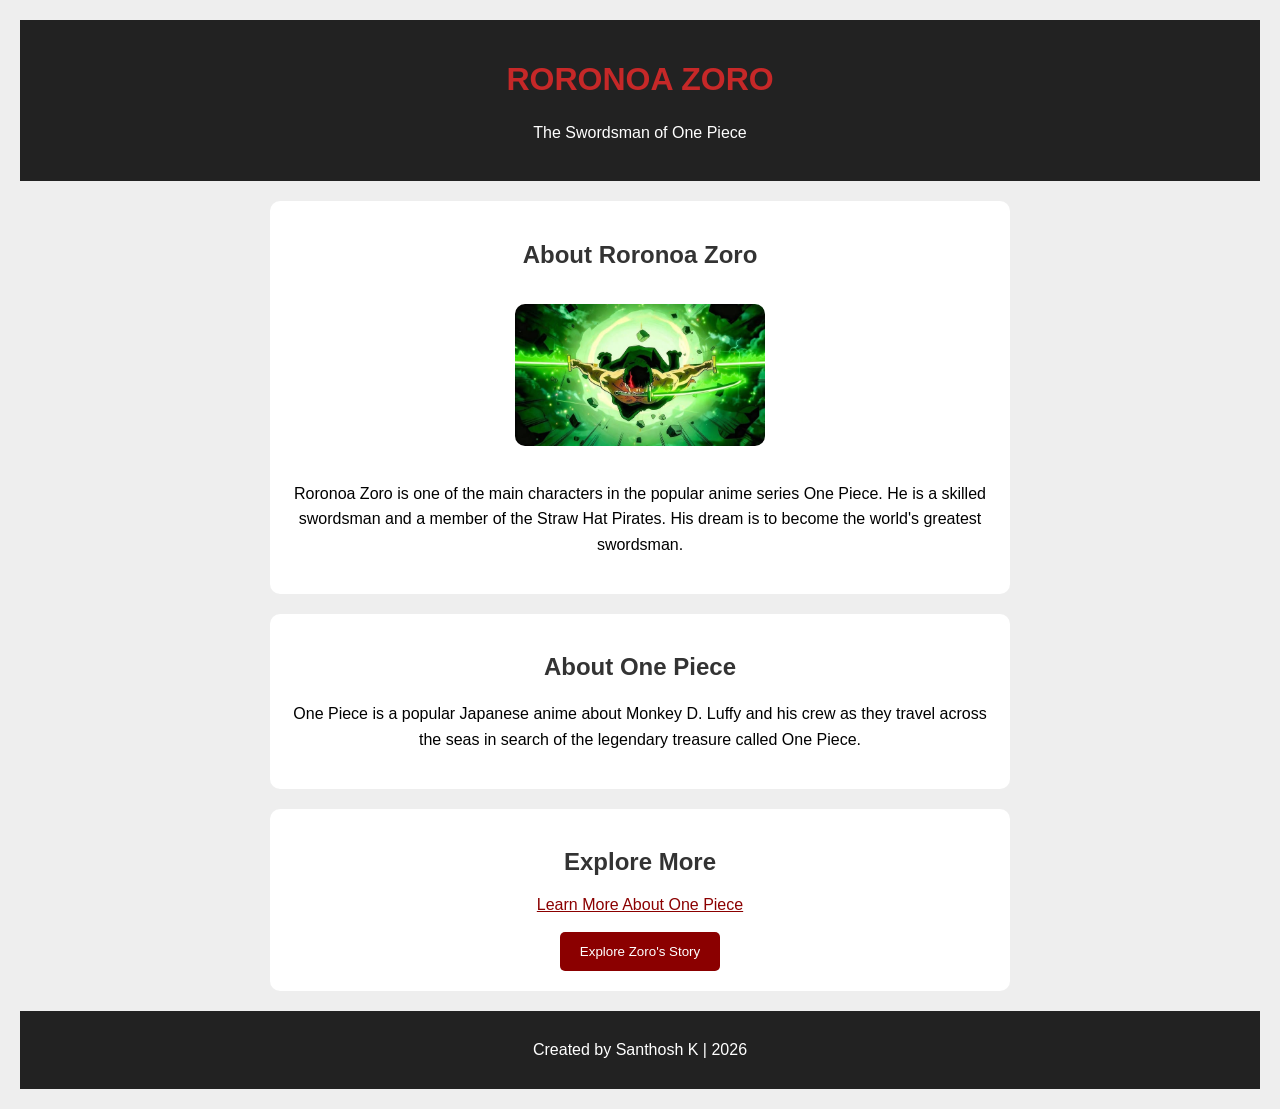
<file: Task-1/index.html>
<!DOCTYPE html>
<html lang="en">
<head>
    <meta charset="UTF-8">
    <meta name="viewport" content="width=device-width, initial-scale=1.0">
    <title>Roronoa Zoro - One Piece</title>
    <link rel="stylesheet" href="style.css">
</head>

<body>

    <header>
        <h1>RORONOA ZORO</h1>
        <p>The Swordsman of One Piece</p>
    </header>

    <main>
        <section>
            <h2>About Roronoa Zoro</h2>

            <img src="zoro.jpg" alt="Roronoa Zoro">

            <p>
                Roronoa Zoro is one of the main characters in the
                popular anime series One Piece. He is a skilled
                swordsman and a member of the Straw Hat Pirates.
                His dream is to become the world's greatest swordsman.
            </p>
        </section>

        <section>
            <h2>About One Piece</h2>

            <p>
                One Piece is a popular Japanese anime about Monkey D.
                Luffy and his crew as they travel across the seas
                in search of the legendary treasure called One Piece.
            </p>
        </section>

        <section>
            <h2>Explore More</h2>

            <a href="https://en.wikipedia.org/wiki/One_Piece"
               target="_blank">
                Learn More About One Piece
            </a>

            <br><br>

            <button onclick="showMessage()">Explore Zoro's Story</button>
        </section>
    </main>

    <footer>
        <p>Created by Santhosh K | 2026</p>
    </footer>

    <script src="script.js"></script>

</body>
</html>
</file>
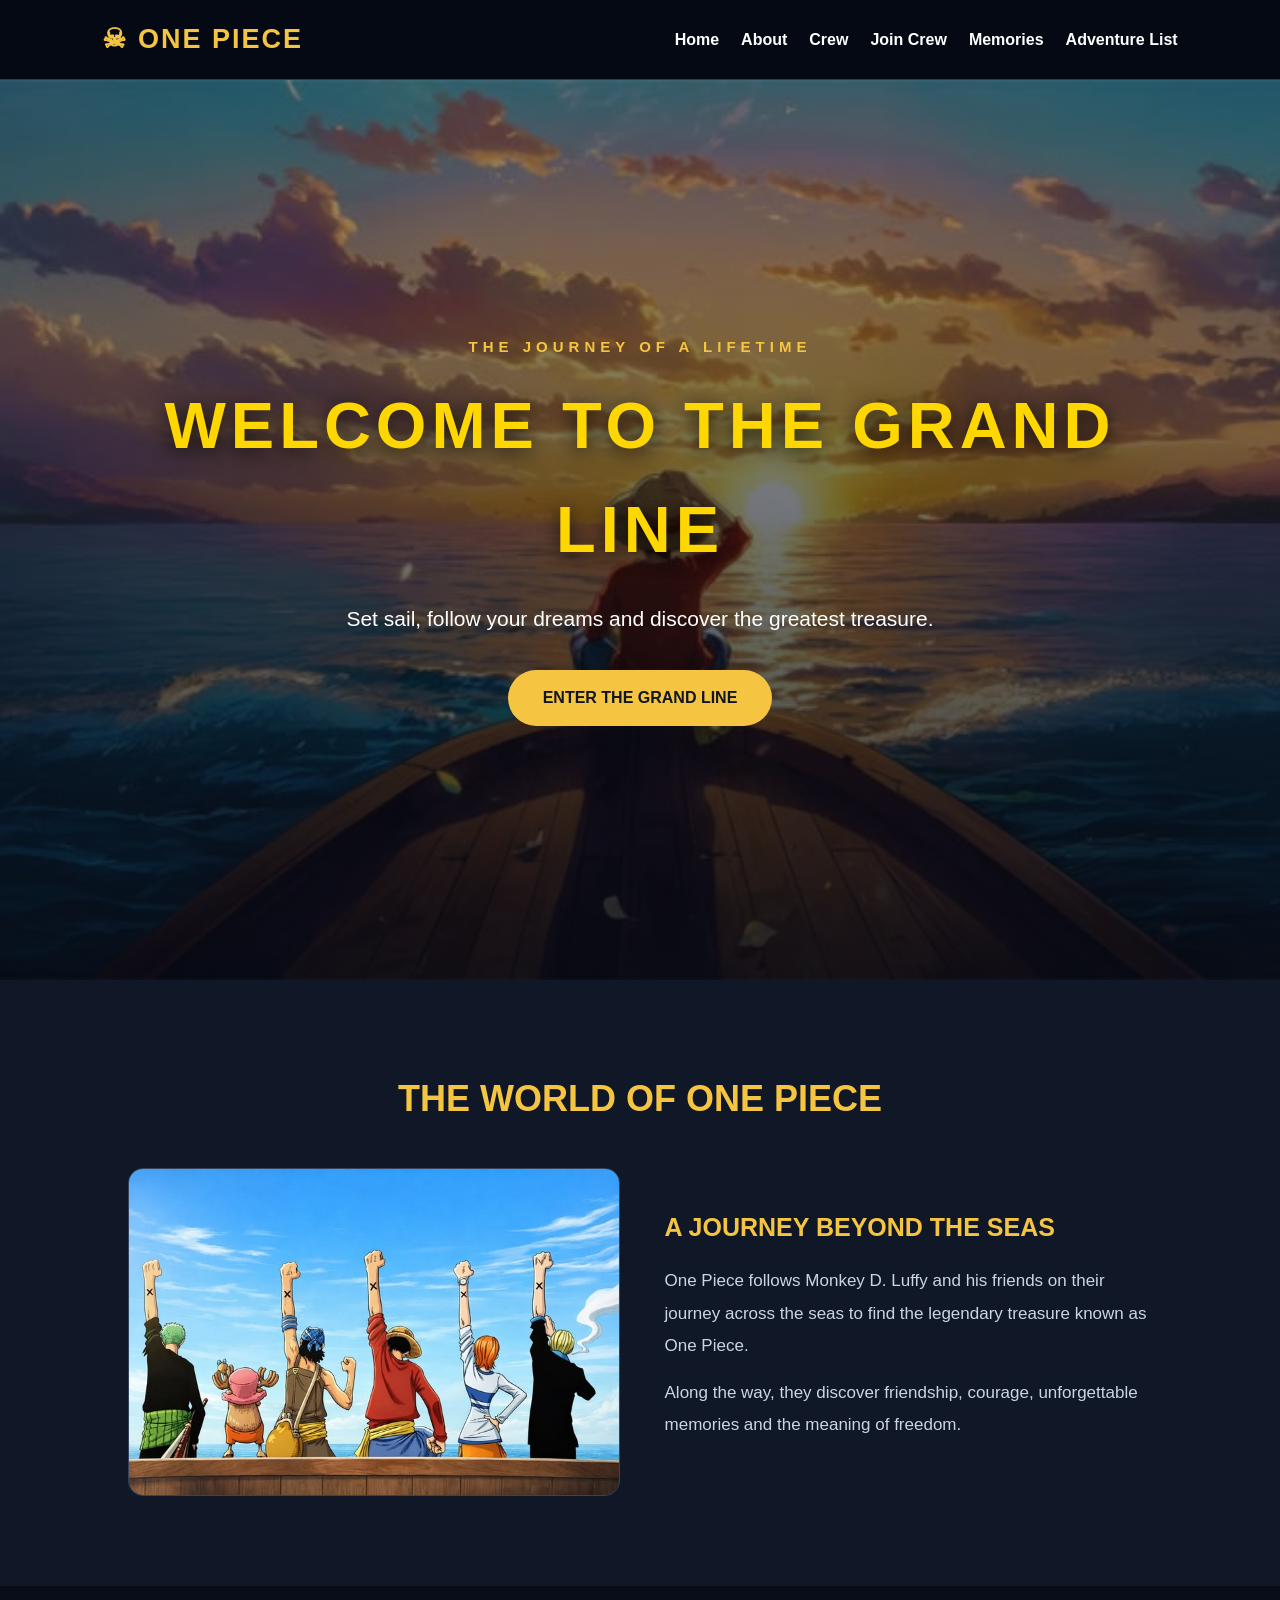
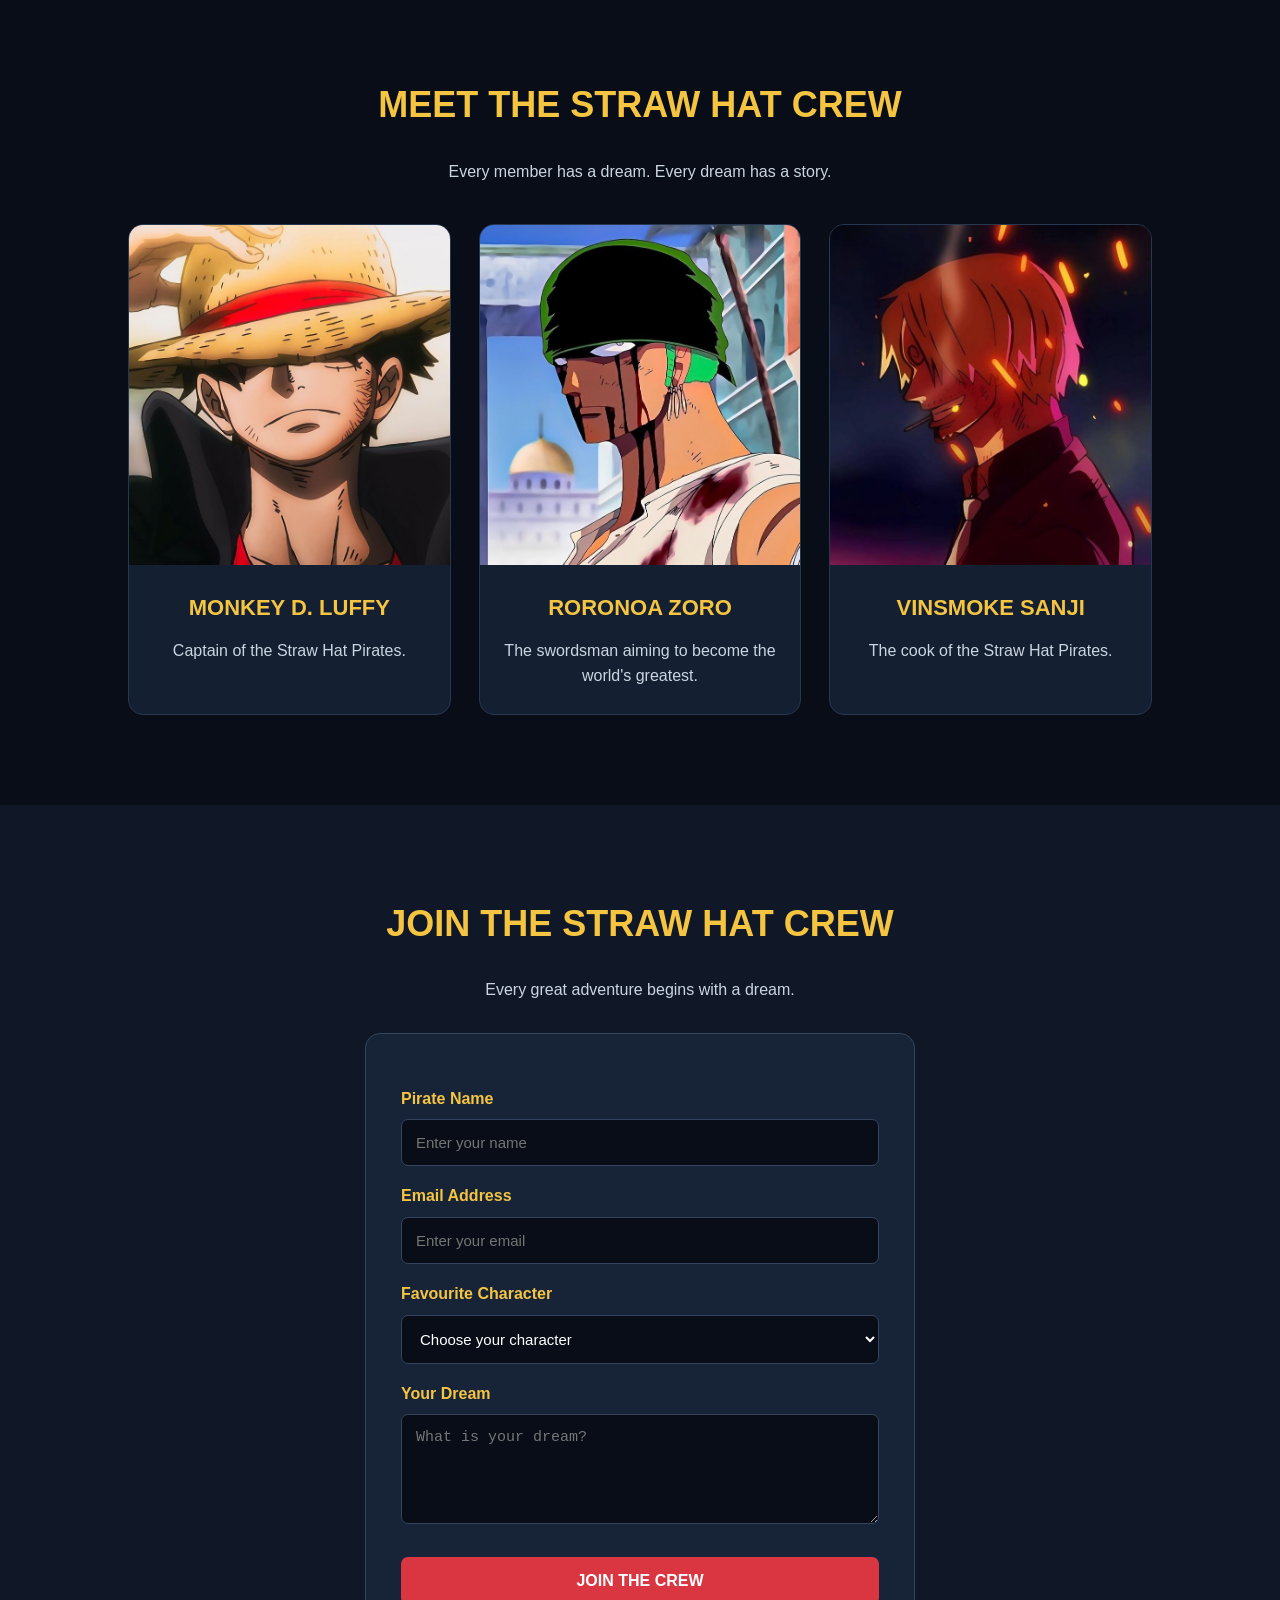
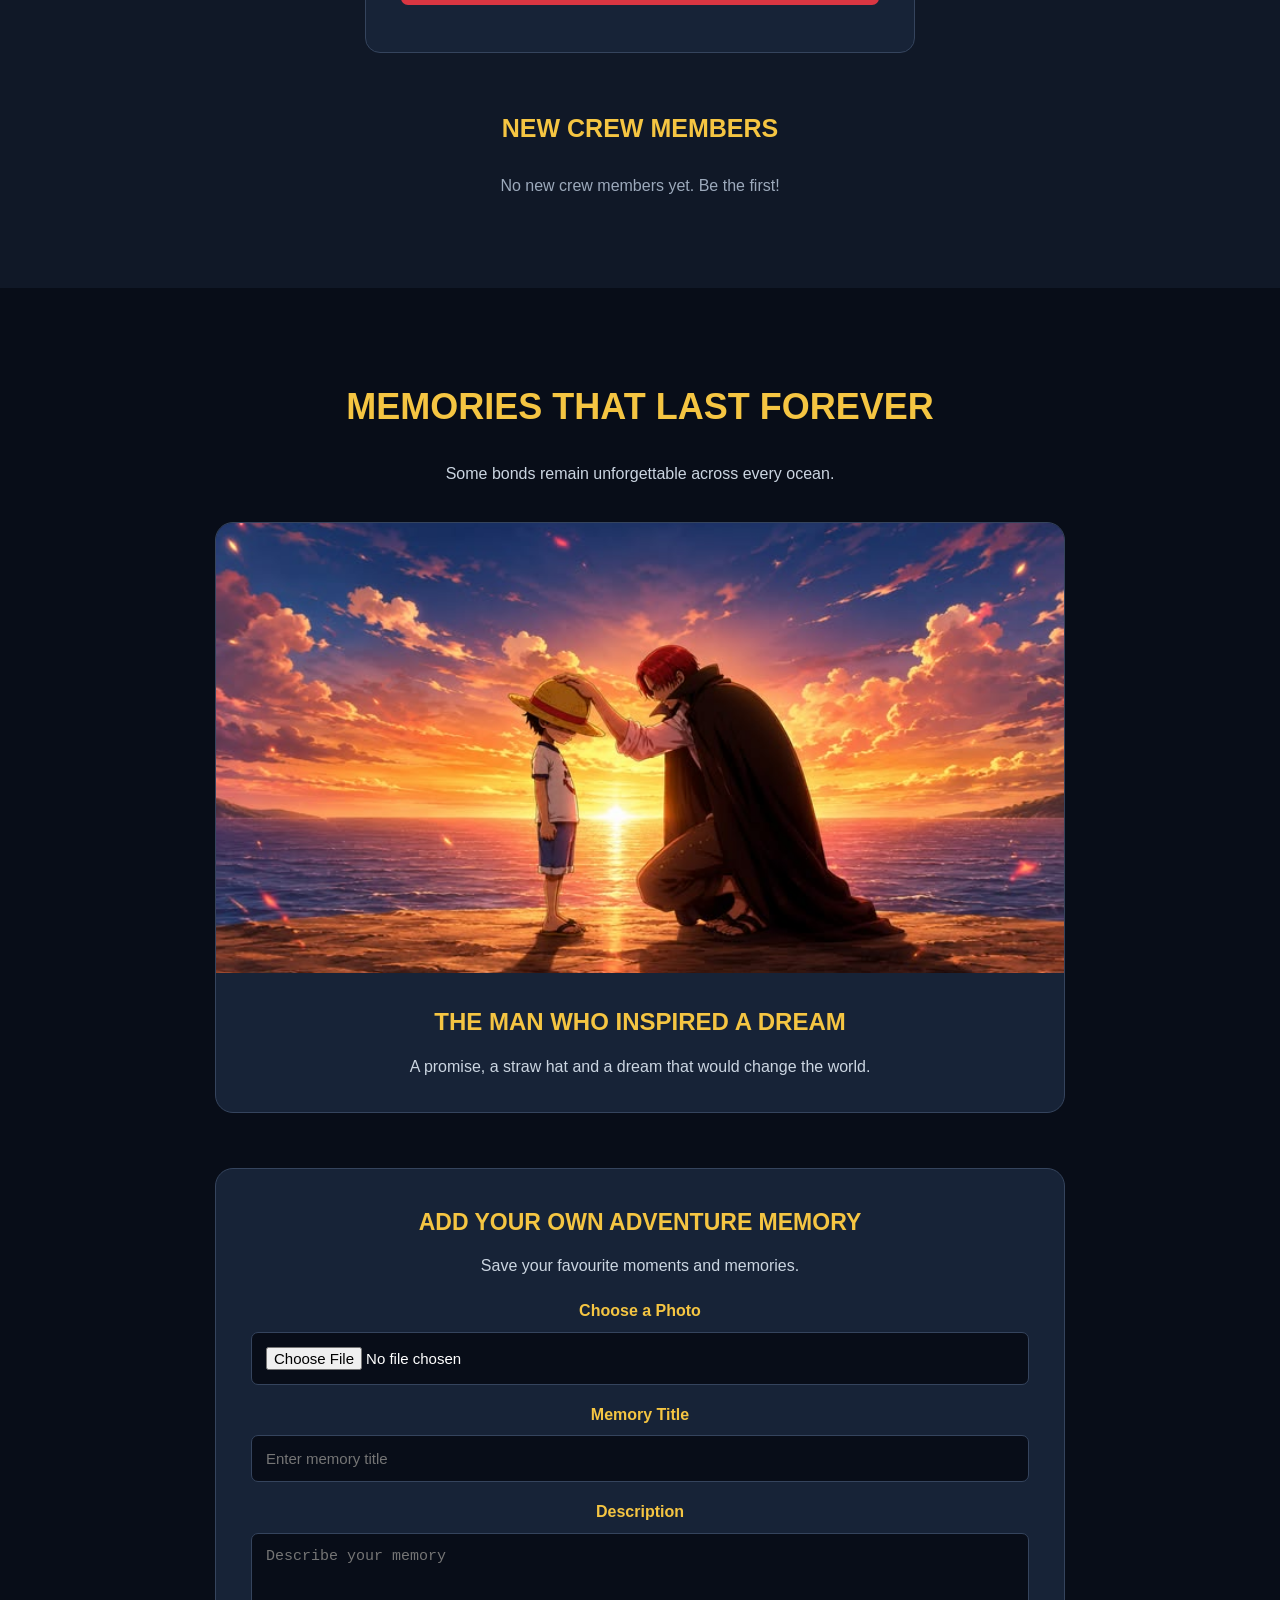
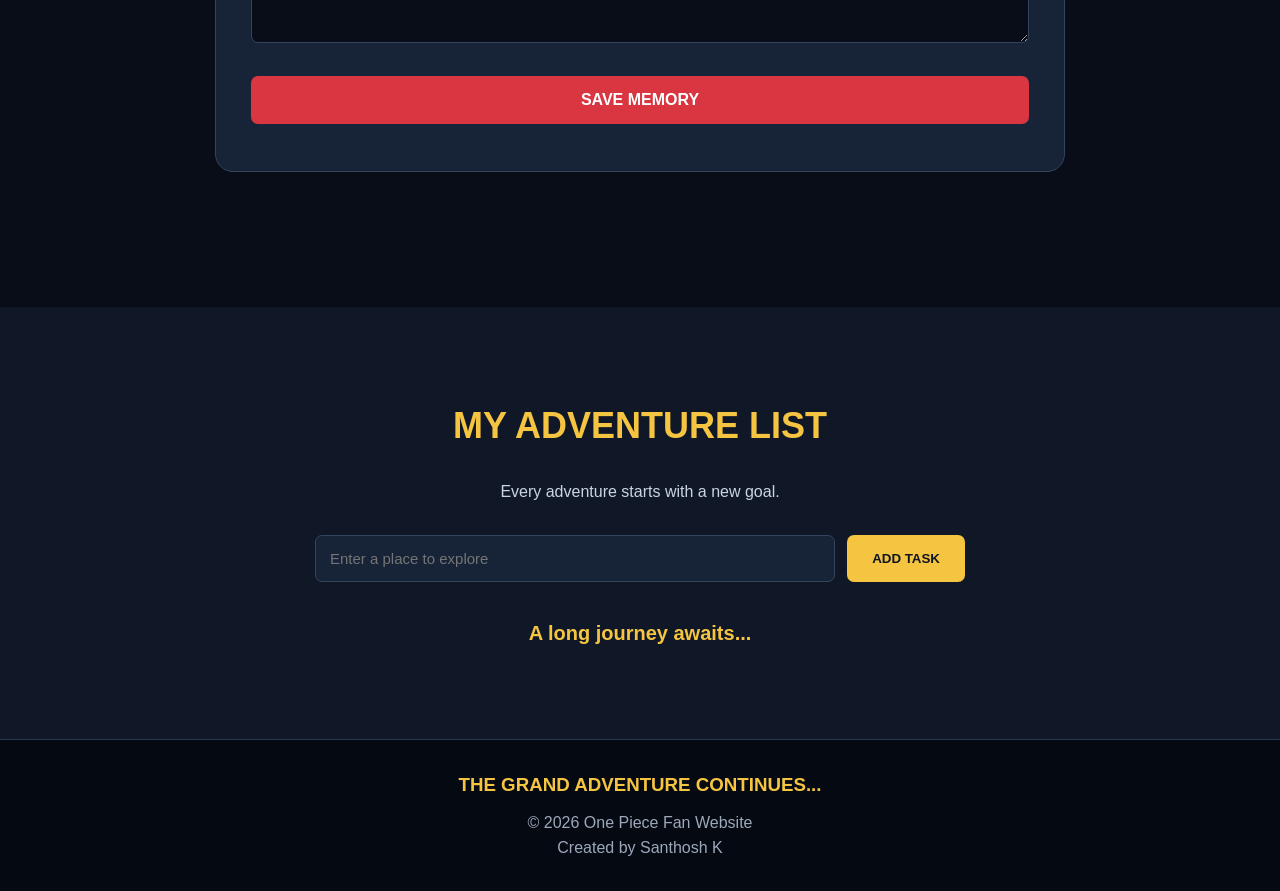
<file: Task-2/index.html>
<!DOCTYPE html>
<html lang="en">

<head>
    <meta charset="UTF-8">
    <meta name="viewport" content="width=device-width, initial-scale=1.0">

    <title>One Piece | Straw Hat Pirates</title>

    <link rel="stylesheet" href="style.css">
</head>

<body>

    <!-- NAVIGATION -->
    <header>
        <nav class="navbar">
            <h1>☠ ONE PIECE</h1>

            <ul>
                <li><a href="#home">Home</a></li>
                <li><a href="#about">About</a></li>
                <li><a href="#crew">Crew</a></li>
                <li><a href="#register">Join Crew</a></li>
                <li><a href="#memories">Memories</a></li>
                <li><a href="#todo">Adventure List</a></li>
            </ul>
        </nav>
    </header>


    <!-- HERO -->
    <section id="home" class="hero">

        <div class="hero-content">

            <p class="hero-subtitle">THE JOURNEY OF A LIFETIME</p>

            <h2>WELCOME TO THE GRAND LINE</h2>

            <p class="hero-description">
                Set sail, follow your dreams and discover the greatest treasure.
            </p>

            <a href="#about" class="hero-btn">ENTER THE GRAND LINE</a>

        </div>

    </section>


    <!-- ABOUT -->
    <section id="about" class="about">

        <h2>THE WORLD OF ONE PIECE</h2>

        <div class="about-content">

            <img src="images/crew.jpg"
                 alt="Straw Hat Pirates"
                 class="about-image">

            <div class="about-text">

                <h3>A JOURNEY BEYOND THE SEAS</h3>

                <p>
                    One Piece follows Monkey D. Luffy and his friends
                    on their journey across the seas to find the legendary
                    treasure known as One Piece.
                </p>

                <p>
                    Along the way, they discover friendship, courage,
                    unforgettable memories and the meaning of freedom.
                </p>

            </div>

        </div>

    </section>


    <!-- CREW -->
    <section id="crew" class="crew">

        <h2>MEET THE STRAW HAT CREW</h2>

        <p class="section-description">
            Every member has a dream. Every dream has a story.
        </p>

        <div class="crew-container">

            <div class="crew-card">
                <img src="images/luffy.jpg" alt="Monkey D. Luffy" class="crew-image">

                <div class="crew-info">
                    <h3>MONKEY D. LUFFY</h3>
                    <p>Captain of the Straw Hat Pirates.</p>
                </div>
            </div>

            <div class="crew-card">
                <img src="images/zoro.jpg" alt="Roronoa Zoro" class="crew-image">

                <div class="crew-info">
                    <h3>RORONOA ZORO</h3>
                    <p>The swordsman aiming to become the world's greatest.</p>
                </div>
            </div>

            <div class="crew-card">
                <img src="images/sanji.jpg" alt="Sanji" class="crew-image">

                <div class="crew-info">
                    <h3>VINSMOKE SANJI</h3>
                    <p>The cook of the Straw Hat Pirates.</p>
                </div>
            </div>

        </div>

    </section>


    <!-- JOIN CREW FORM -->
    <section id="register" class="register">

        <h2>JOIN THE STRAW HAT CREW</h2>

        <p>Every great adventure begins with a dream.</p>

        <form id="contactForm">

            <label for="name">Pirate Name</label>
            <input type="text"
                   id="name"
                   placeholder="Enter your name"
                   required>

            <label for="email">Email Address</label>
            <input type="email"
                   id="email"
                   placeholder="Enter your email"
                   required>

            <label for="character">Favourite Character</label>

            <select id="character" required>
                <option value="">Choose your character</option>
                <option value="Monkey D. Luffy">Monkey D. Luffy</option>
                <option value="Roronoa Zoro">Roronoa Zoro</option>
                <option value="Sanji">Sanji</option>
                <option value="Shanks">Shanks</option>
                <option value="Portgas D. Ace">Portgas D. Ace</option>
            </select>

            <label for="message">Your Dream</label>

            <textarea id="message"
                      placeholder="What is your dream?"
                      required></textarea>

            <button type="submit">JOIN THE CREW</button>

            <p id="errorMessage" role="alert"></p>
            <p id="successMessage" role="status"></p>

        </form>


        <!-- REGISTERED CREW MEMBERS -->
        <div class="crew-members">

            <h3>NEW CREW MEMBERS</h3>

            <div id="crewMembers">
                <p class="empty-message">No new crew members yet. Be the first!</p>
            </div>

        </div>

    </section>


    <!-- MEMORIES -->
    <section id="memories" class="memories">

        <h2>MEMORIES THAT LAST FOREVER</h2>

        <p class="section-description">
            Some bonds remain unforgettable across every ocean.
        </p>


        <!-- FEATURED SHANKS MEMORY -->
        <div class="memory-card">

            <img src="images/shanks.jpg"
                 alt="Shanks and young Luffy"
                 class="memory-image">

            <div class="memory-text">

                <h3>THE MAN WHO INSPIRED A DREAM</h3>

                <p>
                    A promise, a straw hat and a dream
                    that would change the world.
                </p>

            </div>

        </div>


        <!-- ADD MEMORY FORM -->
        <div class="memory-upload">

            <h3>ADD YOUR OWN ADVENTURE MEMORY</h3>

            <p>Save your favourite moments and memories.</p>

            <form id="memoryForm">

                <label for="memoryImage">Choose a Photo</label>

                <input type="file"
                       id="memoryImage"
                       accept="image/*"
                       required>

                <label for="memoryTitle">Memory Title</label>

                <input type="text"
                       id="memoryTitle"
                       placeholder="Enter memory title"
                       required>

                <label for="memoryDescription">Description</label>

                <textarea id="memoryDescription"
                          placeholder="Describe your memory"
                          required></textarea>

                <button type="submit">SAVE MEMORY</button>

                <p id="memoryMessage" role="status"></p>

            </form>

        </div>


        <!-- SAVED MEMORIES APPEAR HERE -->
        <div id="memoryGallery" class="memory-gallery"></div>

    </section>


    <!-- ADVENTURE LIST -->
    <section id="todo" class="todo">

        <h2>MY ADVENTURE LIST</h2>

        <p>Every adventure starts with a new goal.</p>

        <div class="todo-input">

            <input type="text"
                   id="taskInput"
                   placeholder="Enter a place to explore"
                   aria-label="Place for your next adventure">

            <button id="addTaskBtn" type="button">ADD TASK</button>

        </div>

        <p id="taskMessage" role="status"></p>

        <div id="taskList" class="task-list"></div>

        <p class="journey-tagline">A long journey awaits...</p>

    </section>


    <!-- FOOTER -->
    <footer>

        <h3>THE GRAND ADVENTURE CONTINUES...</h3>

        <p>© 2026 One Piece Fan Website</p>

        <p>Created by Santhosh K</p>

    </footer>


    <script src="script.js"></script>

</body>
</html>
</file>
<file: Task-1/style.css>
body {
    font-family: Arial, sans-serif;
    background-color: #eeeeee;
    text-align: center;
    margin: 0;
    padding: 20px;
}

header {
    background-color: #222222;
    color: white;
    padding: 20px;
}

h1 {
    color: #c62828;
}

h2 {
    color: #333333;
}

img {
    width: 250px;
    height: auto;
    border-radius: 10px;
    margin: 15px;
}

p {
    font-size: 16px;
    line-height: 1.6;
}

section {
    background-color: white;
    margin: 20px auto;
    padding: 20px;
    max-width: 700px;
    border-radius: 10px;
}

a {
    color: darkred;
}

button {
    background-color: darkred;
    color: white;
    padding: 12px 20px;
    border: none;
    border-radius: 5px;
    cursor: pointer;
}

button:hover {
    background-color: #8b0000;
}

footer {
    background-color: #222222;
    color: white;
    padding: 10px;
}
</file>
<file: Task-2/style.css>
/* =========================================
   ONE PIECE - CINEMATIC WEBSITE
========================================= */

/* GENERAL */

* {
    margin: 0;
    padding: 0;
    box-sizing: border-box;
    scroll-behavior: smooth;
}

body {
    font-family: 'Segoe UI', Arial, sans-serif;
    background: #080d18;
    color: white;
    line-height: 1.6;
}

section {
    padding: 90px 10%;
}

h2 {
    color: #f5c542;
    text-align: center;
    font-size: 36px;
    margin-bottom: 25px;
}

.section-description {
    color: #cbd5e1;
    text-align: center;
    margin-bottom: 35px;
}


/* NAVIGATION */

header {
    background: rgba(5, 10, 20, 0.96);
    position: sticky;
    top: 0;
    z-index: 100;
    border-bottom: 1px solid rgba(245, 197, 66, 0.25);
}

.navbar {
    display: flex;
    justify-content: space-between;
    align-items: center;
    padding: 18px 8%;
}

.navbar h1 {
    color: #f5c542;
    font-size: 27px;
    letter-spacing: 2px;
}

.navbar ul {
    display: flex;
    list-style: none;
    gap: 22px;
    flex-wrap: wrap;
}

.navbar a {
    color: white;
    text-decoration: none;
    font-weight: 600;
    transition: 0.3s;
}

.navbar a:hover {
    color: #f5c542;
}


/* HERO */

.hero {
    min-height: 100vh;
    display: flex;
    justify-content: center;
    align-items: center;
    text-align: center;
    position: relative;

    background:
        linear-gradient(
            rgba(5, 10, 20, 0.35),
            rgba(5, 10, 20, 0.80)
        ),
        url("images/hero.jpg") center center / cover no-repeat;
}

.hero-content {
    padding: 20px;
    animation: fadeIn 1.5s ease;
}

.hero-subtitle {
    color: #f5c542;
    font-size: 15px;
    letter-spacing: 5px;
    font-weight: bold;
    margin-bottom: 15px;
}

.hero-content h2 {
    font-size: 65px;
    color: #ffd700;
    letter-spacing: 5px;
    margin-bottom: 20px;
    text-shadow: 0 4px 20px rgba(0, 0, 0, 0.8);
}

.hero-description {
    font-size: 21px;
    margin-bottom: 35px;
}

.hero-btn {
    display: inline-block;
    background: #f5c542;
    color: #101522;
    padding: 15px 35px;
    border-radius: 30px;
    text-decoration: none;
    font-weight: bold;
    transition: 0.3s;
}

.hero-btn:hover {
    background: white;
    transform: translateY(-5px);
    box-shadow: 0 5px 25px rgba(245, 197, 66, 0.4);
}


/* ANIMATION */

@keyframes fadeIn {
    from {
        opacity: 0;
        transform: translateY(30px);
    }

    to {
        opacity: 1;
        transform: translateY(0);
    }
}


/* ABOUT */

.about {
    background: #101827;
    text-align: center;
}

.about-content {
    display: flex;
    align-items: center;
    justify-content: center;
    gap: 45px;
    max-width: 1100px;
    margin: 40px auto 0;
}

.about-image {
    width: 48%;
    max-height: 350px;
    object-fit: cover;
    border-radius: 15px;
    border: 1px solid #35445d;
}

.about-text {
    flex: 1;
    text-align: left;
}

.about-text h3 {
    color: #f5c542;
    font-size: 25px;
    margin-bottom: 18px;
}

.about-text p {
    color: #cbd5e1;
    font-size: 17px;
    line-height: 1.9;
    margin-bottom: 15px;
}


/* CREW */

.crew {
    background: #080d18;
    text-align: center;
}

.crew-container {
    display: grid;
    grid-template-columns: repeat(3, 1fr);
    gap: 28px;
    margin-top: 40px;
}

.crew-card {
    background: #141f31;
    border: 1px solid #283750;
    border-radius: 15px;
    overflow: hidden;
    transition: 0.4s;
}

.crew-card:hover {
    transform: translateY(-10px);
    border-color: #f5c542;
    box-shadow: 0 10px 30px rgba(245, 197, 66, 0.12);
}

.crew-image {
    display: block;
    width: 100%;
    height: 340px;
    object-fit: cover;
    object-position: center top;
}

.crew-info {
    padding: 25px 20px;
}

.crew-card h3 {
    color: #f5c542;
    font-size: 22px;
    margin-bottom: 12px;
}

.crew-card p {
    color: #cbd5e1;
}


/* JOIN CREW */

.register {
    background: #101827;
    text-align: center;
}

.register > p {
    color: #cbd5e1;
    margin-bottom: 30px;
}

#contactForm {
    max-width: 550px;
    margin: auto;
    padding: 35px;
    background: #172337;
    border: 1px solid #35445d;
    border-radius: 15px;
    text-align: left;
}

#contactForm label,
#memoryForm label {
    display: block;
    color: #f5c542;
    font-weight: 600;
    margin: 17px 0 8px;
}

#contactForm input,
#contactForm select,
#contactForm textarea,
#memoryForm input,
#memoryForm textarea {
    width: 100%;
    padding: 14px;
    background: #080d18;
    border: 1px solid #35445d;
    border-radius: 7px;
    color: white;
    font-size: 15px;
    outline: none;
}

#contactForm input:focus,
#contactForm select:focus,
#contactForm textarea:focus,
#memoryForm input:focus,
#memoryForm textarea:focus {
    border-color: #f5c542;
}

#contactForm textarea,
#memoryForm textarea {
    min-height: 110px;
    resize: vertical;
}

#contactForm button,
#memoryForm button {
    width: 100%;
    margin-top: 25px;
    padding: 15px;
    background: #d93642;
    color: white;
    border: none;
    border-radius: 7px;
    font-size: 16px;
    font-weight: bold;
    cursor: pointer;
    transition: 0.3s;
}

#contactForm button:hover,
#memoryForm button:hover {
    background: #f5c542;
    color: #080d18;
}

#errorMessage,
#successMessage,
#memoryMessage,
#taskMessage {
    text-align: center;
    margin-top: 12px;
}

#errorMessage {
    color: #ff7777;
}

#successMessage,
#memoryMessage {
    color: #69e69b;
}

#taskMessage {
    color: #f5c542;
}


/* NEW CREW MEMBERS */

.crew-members {
    max-width: 850px;
    margin: 55px auto 0;
}

.crew-members h3 {
    color: #f5c542;
    font-size: 25px;
    margin-bottom: 25px;
}

.crew-member-card {
    background: #172337;
    border: 1px solid #35445d;
    border-radius: 10px;
    padding: 20px;
    margin: 12px 0;
    text-align: left;
    display: flex;
    justify-content: space-between;
    align-items: center;
    gap: 15px;
}

.crew-member-card h4 {
    color: #f5c542;
    font-size: 18px;
}

.crew-member-card p {
    color: #cbd5e1;
    font-size: 14px;
}

.empty-message {
    color: #9ca9bb;
    text-align: center;
}


/* MEMORIES */

.memories {
    background: #080d18;
    text-align: center;
}

.memory-card {
    width: 100%;
    max-width: 850px;
    margin: 0 auto 55px;
    background: #172337;
    border: 1px solid #35445d;
    border-radius: 18px;
    overflow: hidden;
    transition: 0.3s;
}

.memory-card:hover {
    transform: translateY(-6px);
    border-color: #f5c542;
}

.memory-image {
    display: block;
    width: 100%;
    height: 450px;
    object-fit: cover;
    object-position: center;
}

.memory-text {
    padding: 30px 25px;
    text-align: center;
}

.memory-text h3 {
    color: #f5c542;
    font-size: 24px;
    margin-bottom: 12px;
}

.memory-text p {
    color: #cbd5e1;
    line-height: 1.8;
}


/* MEMORY UPLOAD */

.memory-upload {
    width: 100%;
    max-width: 850px;
    margin: 0 auto;
    padding: 35px;
    background: #172337;
    border: 1px solid #35445d;
    border-radius: 18px;
    text-align: center;
}

.memory-upload h3 {
    color: #f5c542;
    font-size: 23px;
    margin-bottom: 12px;
}

.memory-upload > p {
    color: #cbd5e1;
    margin-bottom: 20px;
}


/* SAVED MEMORY GALLERY */

.memory-gallery {
    max-width: 1000px;
    margin: 45px auto 0;
    display: grid;
    grid-template-columns: repeat(2, 1fr);
    gap: 25px;
}

.saved-memory {
    background: #172337;
    border: 1px solid #35445d;
    border-radius: 15px;
    overflow: hidden;
    text-align: left;
    transition: 0.3s;
}

.saved-memory:hover {
    transform: translateY(-5px);
    border-color: #f5c542;
}

.saved-memory img {
    width: 100%;
    height: 240px;
    object-fit: cover;
    display: block;
}

.saved-memory-content {
    padding: 20px;
}

.saved-memory-content h3 {
    color: #f5c542;
    margin-bottom: 10px;
}

.saved-memory-content p {
    color: #cbd5e1;
    overflow-wrap: anywhere;
}

.delete-memory-btn {
    margin-top: 15px;
    padding: 9px 16px;
    background: #d93642;
    color: white;
    border: none;
    border-radius: 6px;
    cursor: pointer;
}


/* ADVENTURE LIST */

.todo {
    background: #101827;
    text-align: center;
}

.todo > p {
    color: #cbd5e1;
    margin-bottom: 30px;
}

.todo > .journey-tagline {
    color: #f5c542;
    font-size: 20px;
    font-weight: 600;
    margin: 35px 0 0;
}

.todo-input {
    display: flex;
    max-width: 650px;
    gap: 12px;
    margin: auto;
}

.todo-input input {
    flex: 1;
    min-width: 0;
    padding: 14px;
    background: #172337;
    border: 1px solid #35445d;
    border-radius: 7px;
    color: white;
    font-size: 15px;
}

.todo-input button {
    padding: 14px 25px;
    background: #f5c542;
    color: #101522;
    border: none;
    border-radius: 7px;
    font-weight: bold;
    cursor: pointer;
    transition: 0.3s;
}

.todo-input button:hover {
    background: white;
}


/* TASK CARDS */

.task-list {
    max-width: 750px;
    margin: 30px auto 0;
}

.task-card {
    background: #172337;
    border: 1px solid #35445d;
    padding: 20px;
    margin-bottom: 15px;
    border-radius: 10px;
    display: flex;
    justify-content: space-between;
    align-items: center;
    gap: 15px;
    text-align: left;
}

.task-card.completed {
    border-color: #69e69b;
    opacity: 0.8;
}

.task-details {
    flex: 1;
    min-width: 0;
}

.task-details h3 {
    color: #f5c542;
    font-size: 17px;
    overflow-wrap: anywhere;
}

.task-details p {
    color: #cbd5e1;
    font-size: 13px;
    margin-top: 5px;
}

.task-details .task-status {
    color: #f5c542;
}

.task-card.completed .task-details h3,
.task-card.completed .task-status {
    color: #69e69b;
}

.task-actions {
    display: flex;
    gap: 8px;
    flex-wrap: wrap;
}

.task-actions button {
    padding: 9px 12px;
    border: none;
    border-radius: 5px;
    cursor: pointer;
    font-weight: bold;
}

.complete-btn {
    background: #69e69b;
    color: #080d18;
}

.delete-btn {
    background: #d93642;
    color: white;
}


/* FOOTER */

footer {
    background: #050912;
    text-align: center;
    padding: 30px;
    color: #9ca9bb;
    border-top: 1px solid #283750;
}

footer h3 {
    color: #f5c542;
    margin-bottom: 10px;
}


/* TABLET */

@media (max-width: 900px) {

    .crew-container {
        grid-template-columns: repeat(2, 1fr);
    }

    .navbar {
        flex-direction: column;
        gap: 15px;
    }

    .navbar ul {
        justify-content: center;
    }

    .about-content {
        flex-direction: column;
    }

    .about-image {
        width: 100%;
    }
}


/* MOBILE */

@media (max-width: 600px) {

    section {
        padding: 60px 6%;
    }

    .hero {
        min-height: 85vh;
    }

    .hero-content h2 {
        font-size: 36px;
        letter-spacing: 2px;
    }

    .hero-subtitle {
        font-size: 11px;
        letter-spacing: 3px;
    }

    .hero-description {
        font-size: 16px;
    }

    h2 {
        font-size: 28px;
    }

    .crew-container {
        grid-template-columns: 1fr;
    }

    .crew-image {
        height: 320px;
    }

    .navbar ul {
        gap: 12px;
        font-size: 13px;
    }

    .navbar h1 {
        font-size: 23px;
    }

    .about-text {
        text-align: center;
    }

    .memory-image {
        height: 260px;
    }

    .memory-text {
        padding: 22px 15px;
    }

    .memory-upload {
        padding: 22px;
    }

    .memory-gallery {
        grid-template-columns: 1fr;
    }

    .task-card {
        flex-direction: column;
        align-items: stretch;
    }

    .task-actions button {
        flex: 1;
    }

    #contactForm {
        padding: 22px;
    }

    .todo-input {
        flex-direction: column;
    }

}
</file>
